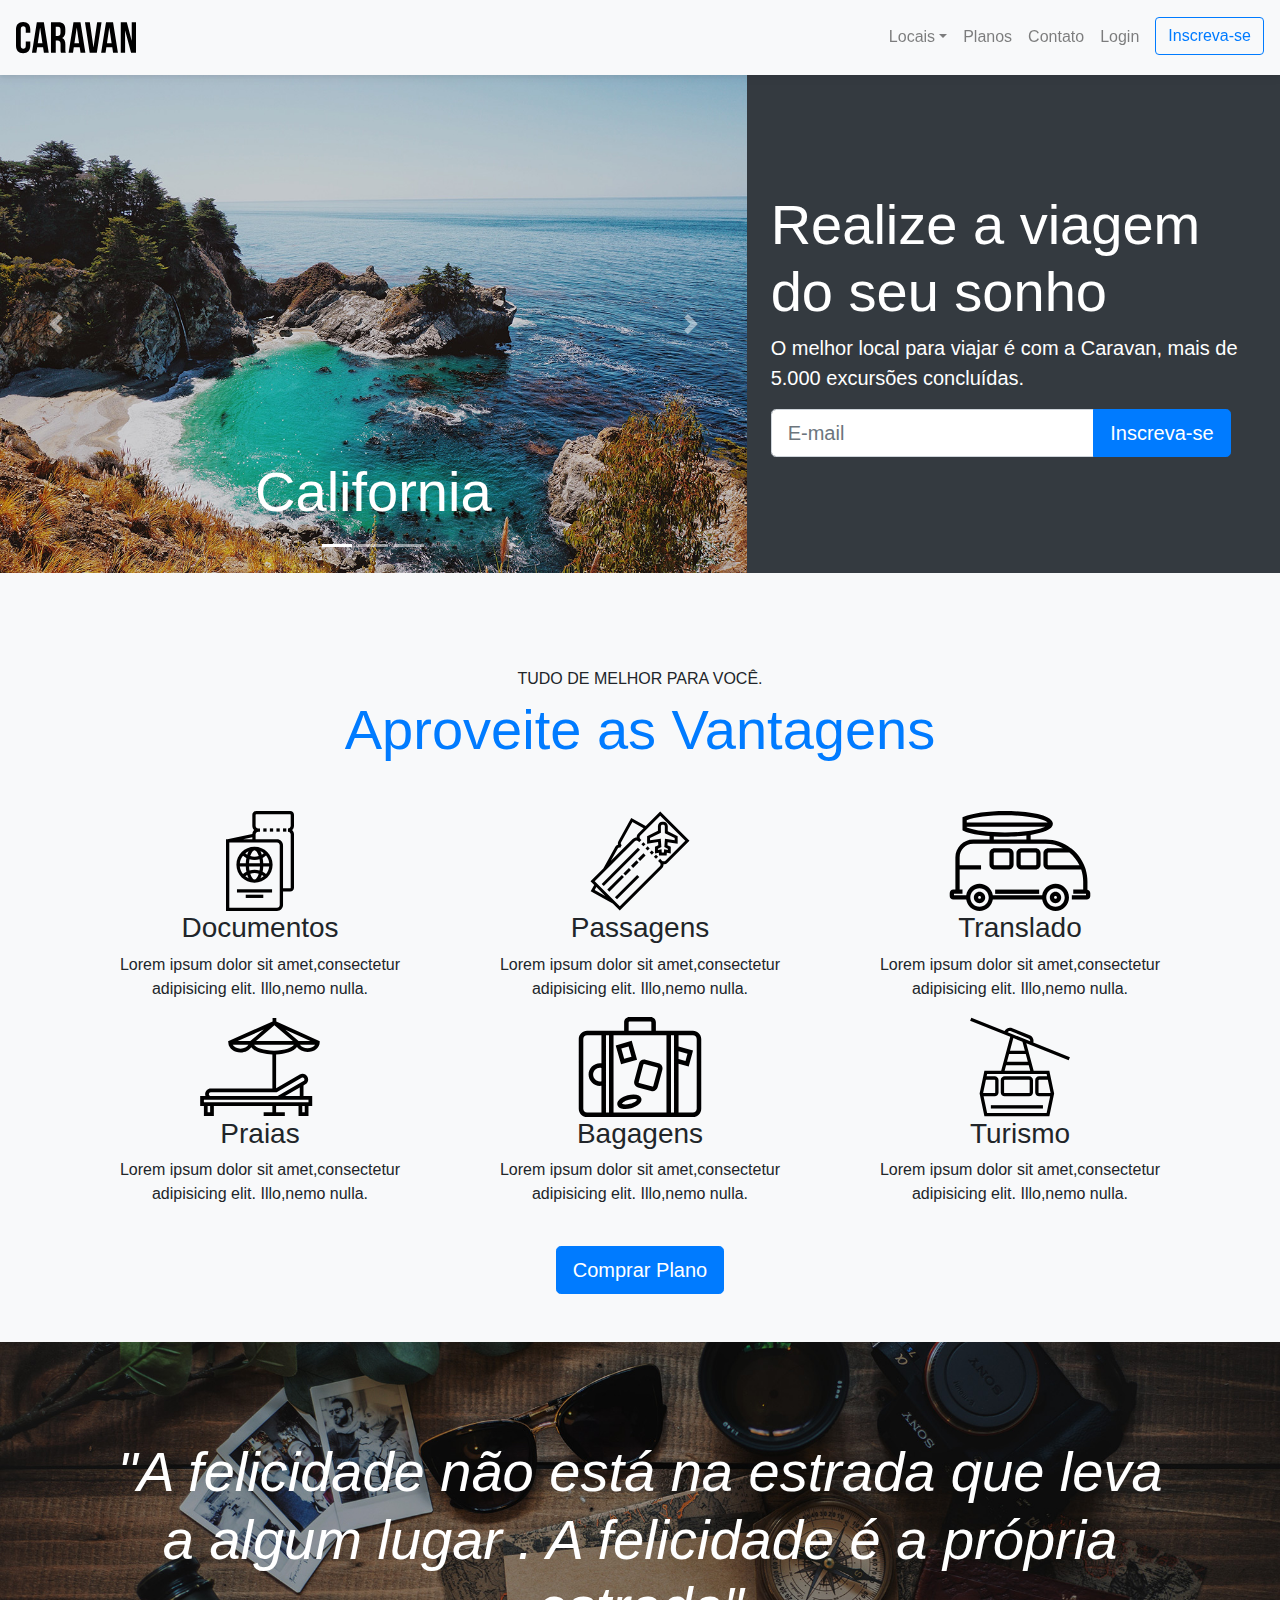
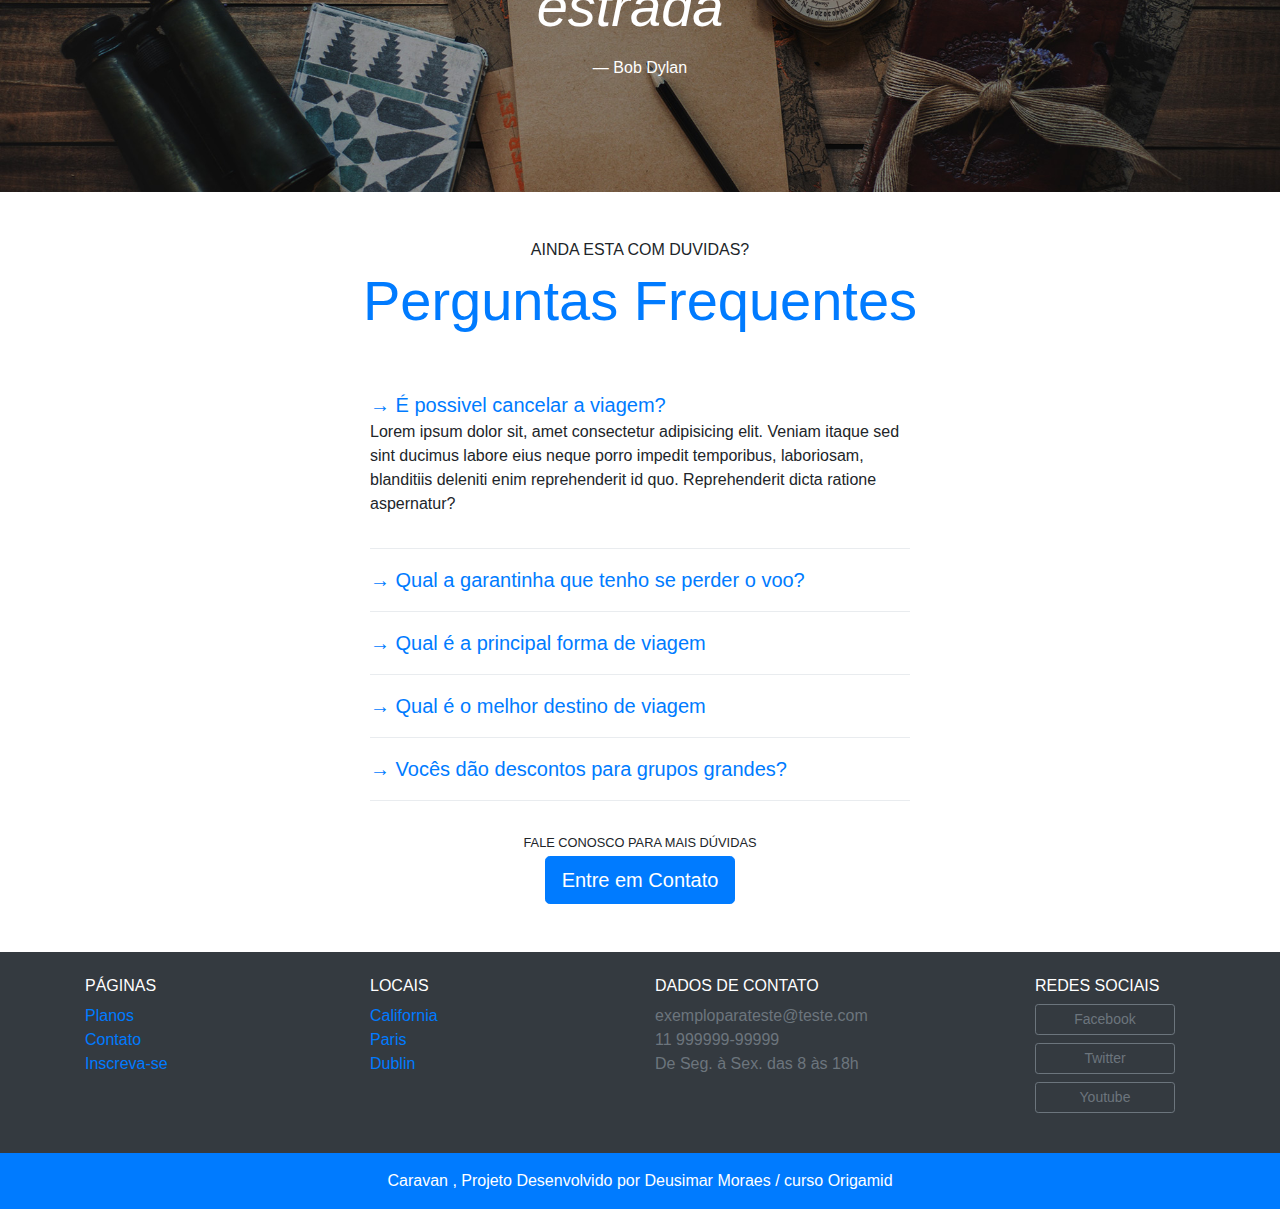
<file: index.html>
<!DOCTYPE html>
<html lang="pt-BR">

<head>
  <meta charset="UTF-8">
  <meta http-equiv="X-UA-Compatible" content="IE=edge">
  <meta name="viewport" content="width=device-width, initial-scale=1.0">
  <link rel="stylesheet" href="./assets/css/bootstrap-css/bootstrap.css">
  <link rel="stylesheet" href="./assets/css/style.css">
  <title>Caravan</title>
</head>

<body>
<div class="modal fade" id="modalLogin" tabindex="-1" role="dialog" aria-labelledby="modalLoginTitulo" aria-hidden="true">
  <div class="modal-dialog" role="document">
    <div class="modal-content">
      <div class="modal-header">
        <h5 class="modal-title" id="modalLoginTitulo">Entre na sua Conta</h5>
        <button type="button" class="close" data-dismiss="modal" aria-label="Fechar">
          <span aria-hidden="true">&times;</span>
        </button>
      </div>
      <div class="modal-body">
        <form class="form-inline">
          
  <div class="form-group mb-2">
    <label for="staticEmail2" class="sr-only">Email</label>
    <input type="text" readonly class="form-control-plaintext" id="staticEmail2" value="email@exemplo.com">
  </div>
  <div class="form-group mx-sm-3 mb-2">
    <label for="inputPassword2" class="sr-only">Senha</label>
    <input type="password" class="form-control" id="inputPassword2" placeholder="Senha">
  </div>
  <button type="submit" class="btn btn-primary mb-2">Confirmar identidade</button>
</form>
        <form>
          <div class="form-group ">
            <label  for="loginEmail">Email</label>
            <input type="email" class="form-control" id="loginEmail">
          </div>
          <div class="form-group">
            <label for="loginSenha">Senha</label>
            <input type="password" class="form-control" id="loginSenha">
          </div>
          <button type="submit" class="btn btn-primary">Entrar na Conta</button>
          <small  class="form-text text-muted">Esqueceu a Senha ? <a href="#">Clique aqui.</a></small>
        </form>
      </div>
    </div>
  </div>
</div>
  <nav class="navbar navbar-expand-md navbar-light bg-light fixed-top py-3 box-shadow">
    <a href="index.html" class="navbar-brand">
      <img src="./assets/img/caravan.svg" alt="Caravan">
    </a>
    <button class="navbar-toggler" type="button" data-toggle="collapse" data-target="#conteudoNavbarSuportado" aria-controls="conteudoNavbarSuportado" aria-expanded="false" aria-label="Abrir navegação">
      <span class="navbar-toggler-icon"></span>
    </button>
    <div class="collapse navbar-collapse" id="conteudoNavbarSuportado">
      <ul class="navbar-nav ml-auto">
        <li class="nav-item dropdown">
          <a href="#" class="nav-link dropdown-toggle " id="navbarDropdown" role="button" data-toggle="dropdown" aria-haspopup="true" aria-expanded="false">Locais</a>
          <div class="dropdown-menu" area-labelledby="navbarDropdown">
            <a class="dropdown-item" href="local.html">California</a>
            <a class="dropdown-item" href="local.html">Paris</a>
            <a class="dropdown-item" href="local.html">Dublin</a>
          </div>
        </li>
        <li class="nav-item">
          <a href="planos.html" class="nav-link">Planos</a>
        </li>
        <li class="nav-item">
          <a href="contato.html" class="nav-link">Contato</a>
        </li>
        <li class="nav-item">
          <a href="#" class="nav-link"data-toggle="modal" data-target="#modalLogin">Login</a>
        </li>
        <li class="nav-item">
          <a href="inscricao.html" class=" btn btn-outline-primary ml-md-2">Inscreva-se</a>
        </li>
      </ul>
    </div>
  </nav>
  <section class="container-fluid ">
    <div class="row bg-dark text-white">
      <div class="col-lg-7 p-0 ">
        <div id="carouselCidades" class="carousel slide" data-ride="carousel">
          <ol class="carousel-indicators">
            <li data-target="#carouselCidades" data-slide-to="0" class="active"></li>
            <li data-target="#carouselCidades" data-slide-to="1"></li>
            <li data-target="#carouselCidades" data-slide-to="2"></li>
          </ol>
          <div class="carousel-inner">
            <div class="carousel-item active">
              <img class="d-block w-100" src="./assets/img/california.jpg" alt="California">
              <div class="carousel-caption">
                <h3 class="display-4">California</h3>
              </div>
            </div>
            <div class="carousel-item">
              <img class="d-block w-100" src="./assets/img/paris.jpg" alt="Paris">
              <div class="carousel-caption">
                <h3 class="display-4">Paris</h3>
              </div>
            </div>
            <div class="carousel-item">
              <img class="d-block w-100" src="./assets/img/dublin.jpg" alt="Dublin">
              <div class="carousel-caption">
                <h3 class="display-4">Dublin</h3>
              </div>
            </div>
          </div>
          <a class="carousel-control-prev" href="#carouselCidades" role="button" data-slide="prev">
            <span class="carousel-control-prev-icon" aria-hidden="true"></span>
            <span class="sr-only">Anterior</span>
          </a>
          <a class="carousel-control-next" href="#carouselCidades" role="button" data-slide="next">
            <span class="carousel-control-next-icon" aria-hidden="true"></span>
            <span class="sr-only">Próximo</span>
          </a>
        </div>
      </div>
      <div class="col-lg-5 p-4 align-self-center ">
        <h1 class="display-4 ">Realize a viagem do seu sonho</h1>
        <p class="lead">O melhor local para viajar é com a Caravan, mais de 5.000 excursões concluídas.</p>
        <form>
          <div class="input-group input-group-lg">
            <input type="text" class="form-control col-sm-8" placeholder="E-mail" aria-label="E-mail" aria-describedby="button-addon2">
            <div class="input-group-append">
              <button class="btn btn-primary" type="button" id="button-addon2">Inscreva-se</button>
            </div>
        </form>
      </div>
    </div>
  </section>
  <section class="py-5 bg-light text-center">
    <div class="container">
      <div class="my-5">
        <span class="h6 d-block">TUDO DE MELHOR PARA VOCÊ.</span>
        <h2 class="display-4 text-primary">Aproveite as Vantagens</h2>
      </div>
      <div class="row">
        <div class="col-xl-4 col-md-6">
          <div class="icone d-flex justfy-content-center ">
            <img src="./assets/img/icones/passaporte.svg" alt="Passaporte">
          </div>
          <h3>Documentos</h3>
          <p>Lorem ipsum dolor sit amet,consectetur adipisicing elit. Illo,nemo nulla.</p>
        </div>
        <div class="col-xl-4 col-md-6">
          <div class="icone d-flex justfy-content-center">
            <img src="./assets/img/icones/passagens.svg" alt="Passagens">
          </div>
          <h3>Passagens</h3>
          <p>Lorem ipsum dolor sit amet,consectetur adipisicing elit. Illo,nemo nulla.</p>
        </div>
        <div class="col-xl-4 col-md-6">
          <div class="icone d-flex justfy-content-center">
            <img src="./assets/img/icones/translado.svg" alt="Passaporte">
          </div>
          <h3>Translado</h3>
          <p>Lorem ipsum dolor sit amet,consectetur adipisicing elit. Illo,nemo nulla.</p>
        </div>
        <div class="col-xl-4 col-md-6">
          <div class="icone d-flex justfy-content-center">
            <img src="./assets/img/icones/praias.svg" alt="Praias">
          </div>
          <h3>Praias</h3>
          <p>Lorem ipsum dolor sit amet,consectetur adipisicing elit. Illo,nemo nulla.</p>
        </div>
        <div class="col-xl-4 col-md-6">
          <div class="icone d-flex justfy-content-center">
            <img src="./assets/img/icones/bagagens.svg" alt="Bagagens">
          </div>
          <h3>Bagagens</h3>
          <p>Lorem ipsum dolor sit amet,consectetur adipisicing elit. Illo,nemo nulla.</p>
        </div>
        <div class="col-xl-4 col-md-6">
          <div class="icone d-flex justfy-content-center">
            <img src="./assets/img/icones/turismo.svg" alt="Turismo">
          </div>
          <h3>Turismo</h3>
          <p>Lorem ipsum dolor sit amet,consectetur adipisicing elit. Illo,nemo nulla.</p>
        </div>
      </div>
      <a href="planos.html" class="btn btn-primary btn-lg mt-4">Comprar Plano</a>
    </div>
  </section>
  <section class="home-quote p-md-5">
    <blockquote class="blockquote text-center text-white p-md-5 p-3">
      <p class="display-4"><em>"A felicidade não está na estrada que leva a algum lugar . A felicidade é a própria estrada"</em></p>
      <footer class="blockquote-footer text-white">Bob Dylan</footer>
    </blockquote>
  </section>
  <section class="container">
    <div class="my-5 text-center">
      <span class="h6 d-block">AINDA ESTA COM DUVIDAS?</span>
      <h2 class="display-4 text-primary">Perguntas Frequentes</h2>
    </div>
    <div class="row duvidas">
      <div class="col-md-6 .duvidas" id="perguntasFrequentes" data-children=".pergunta">
        <div class="pergunta py-2">
          <a class="lead" data-toggle="collapse" href="#pergunta1" aria-expanded="true" aria-controls="pergunta1">→ É possivel cancelar a viagem?</a>
          <div id="pergunta1" class="collapse show" role="tabpanel" data-parent="#perguntasFrequentes">
            <p>Lorem ipsum dolor sit, amet consectetur adipisicing elit. Veniam itaque sed sint ducimus labore eius neque porro impedit temporibus, laboriosam, blanditiis deleniti enim reprehenderit id quo. Reprehenderit dicta ratione aspernatur?</p>
          </div>
        </div>
        <div class="dropdown-divider"></div>
        <div class="pergunta py-2">
          <a class="lead" data-toggle="collapse" href="#pergunta2" aria-expanded="true" aria-controls="pergunta2">→ Qual a garantinha que tenho se perder o voo?</a>
          <div id="pergunta2" class="collapse" role="tabpanel" data-parent="#perguntasFrequentes">
            <p>Lorem ipsum dolor sit, amet consectetur adipisicing elit. Veniam itaque sed sint ducimus labore eius neque porro impedit temporibus, laboriosam, blanditiis deleniti enim reprehenderit id quo. Reprehenderit dicta ratione aspernatur?</p>
          </div>
        </div>
        <div class="dropdown-divider"></div>
        <div class="pergunta py-2">
          <a class="lead" data-toggle="collapse" href="#pergunta3" aria-expanded="true" aria-controls="pergunta3">→ Qual é a principal forma de viagem</a>
          <div id="pergunta3" class="collapse" role="tabpanel" data-parent="#perguntasFrequentes">
            <p>Lorem ipsum dolor sit, amet consectetur adipisicing elit. Veniam itaque sed sint ducimus labore eius neque porro impedit temporibus, laboriosam, blanditiis deleniti enim reprehenderit id quo. Reprehenderit dicta ratione aspernatur?</p>
          </div>
        </div>
        <div class="dropdown-divider"></div>
        <div class="pergunta py-2">
          <a class="lead" data-toggle="collapse" href="#pergunta4" aria-expanded="true" aria-controls="pergunta4">→ Qual é o melhor destino de viagem</a>
          <div id="pergunta4" class="collapse" role="tabpanel" data-parent="#perguntasFrequentes">
            <p>Lorem ipsum dolor sit, amet consectetur adipisicing elit. Veniam itaque sed sint ducimus labore eius neque porro impedit temporibus, laboriosam, blanditiis deleniti enim reprehenderit id quo. Reprehenderit dicta ratione aspernatur?</p>
          </div>
        </div>
        <div class="dropdown-divider"></div>
        <div class="pergunta py-2">
          <a class="lead" data-toggle="collapse" href="#pergunta5" aria-expanded="true" aria-controls="pergunta5">→ Vocês dão descontos para grupos grandes?</a>
          <div id="pergunta5" class="collapse" role="tabpanel" data-parent="#perguntasFrequentes">
            <p>Lorem ipsum dolor sit, amet consectetur adipisicing elit. Veniam itaque sed sint ducimus labore eius neque porro impedit temporibus, laboriosam, blanditiis deleniti enim reprehenderit id quo. Reprehenderit dicta ratione aspernatur?</p>
          </div>
        </div>
        <div class="dropdown-divider"></div>
      </div>
    </div>
    <div class="text-center my-4">
      <p class="small m-1">FALE CONOSCO PARA MAIS DÚVIDAS</p>
      <a class="btn btn-primary btn-lg" href="contato.html">Entre em Contato</a>
    </div>
  </section>
  <footer class="bg-dark text-white mt-5">
    <div class="container py-4">
      <div class="row">
        <div class="col-md-3 col-6">
          <h4 class="h6">PÁGINAS</h4>
          <ul class="list-unstyled">
            <li><a href="planos.html">Planos</a></li>
            <li><a href="contato.html">Contato</a></li>
            <li><a href="inscricao.html">Inscreva-se</a></li>
          </ul>
        </div>
        <div class="col-md-3 col-6">
          <h4 class="h6">LOCAIS</h4>
          <ul class="list-unstyled">
            <li><a href="local.html">California</a></li>
            <li><a href="local.html">Paris</a></li>
            <li><a href="local.html">Dublin</a></li>
          </ul>
        </div>
        <div class="col-md-4 ">
          <h4 class="h6">DADOS DE CONTATO</h4>
          <ul class="list-unstyled text-secondary">
            <li>exemploparateste@teste.com</li>
            <li>11 999999-99999</li>
            <li>De Seg. à Sex. das 8 às 18h</li>
          </ul>
        </div>
        <div class="col-md-2 col-6">
          <h4 class="h6">REDES SOCIAIS</h4>
          <ul class="list-unstyled">
            <li>
              <a class="btn btn-outline-secondary btn-style btn-sm btn-block mb-2" href="#">Facebook</a>
            </li>
            <li>
              <a class="btn btn-outline-secondary btn-block btn-style btn-sm mb-2" href="#">Twitter</a>
            </li>
            <li>
              <a class="btn btn-outline-secondary btn-block btn-style btn-sm  mb-2" href="#">Youtube</a>
            </li>
          </ul>
        </div>
      </div>
    </div>
    <div class="bg-primary text-center py-3">
      <p class="mb-0">Caravan , Projeto Desenvolvido por Deusimar Moraes / curso Origamid</p>
    </div>
  </footer>
  <script src="./assets/js/jquery-3.3.1.slim.min.js"></script>
  <script src="./assets/js/popper.min.js"></script>
  <script type="text/javascript" src="./assets/js/bootstrap-js/bootstrap.js"></script>
</body>
</html>
</file>
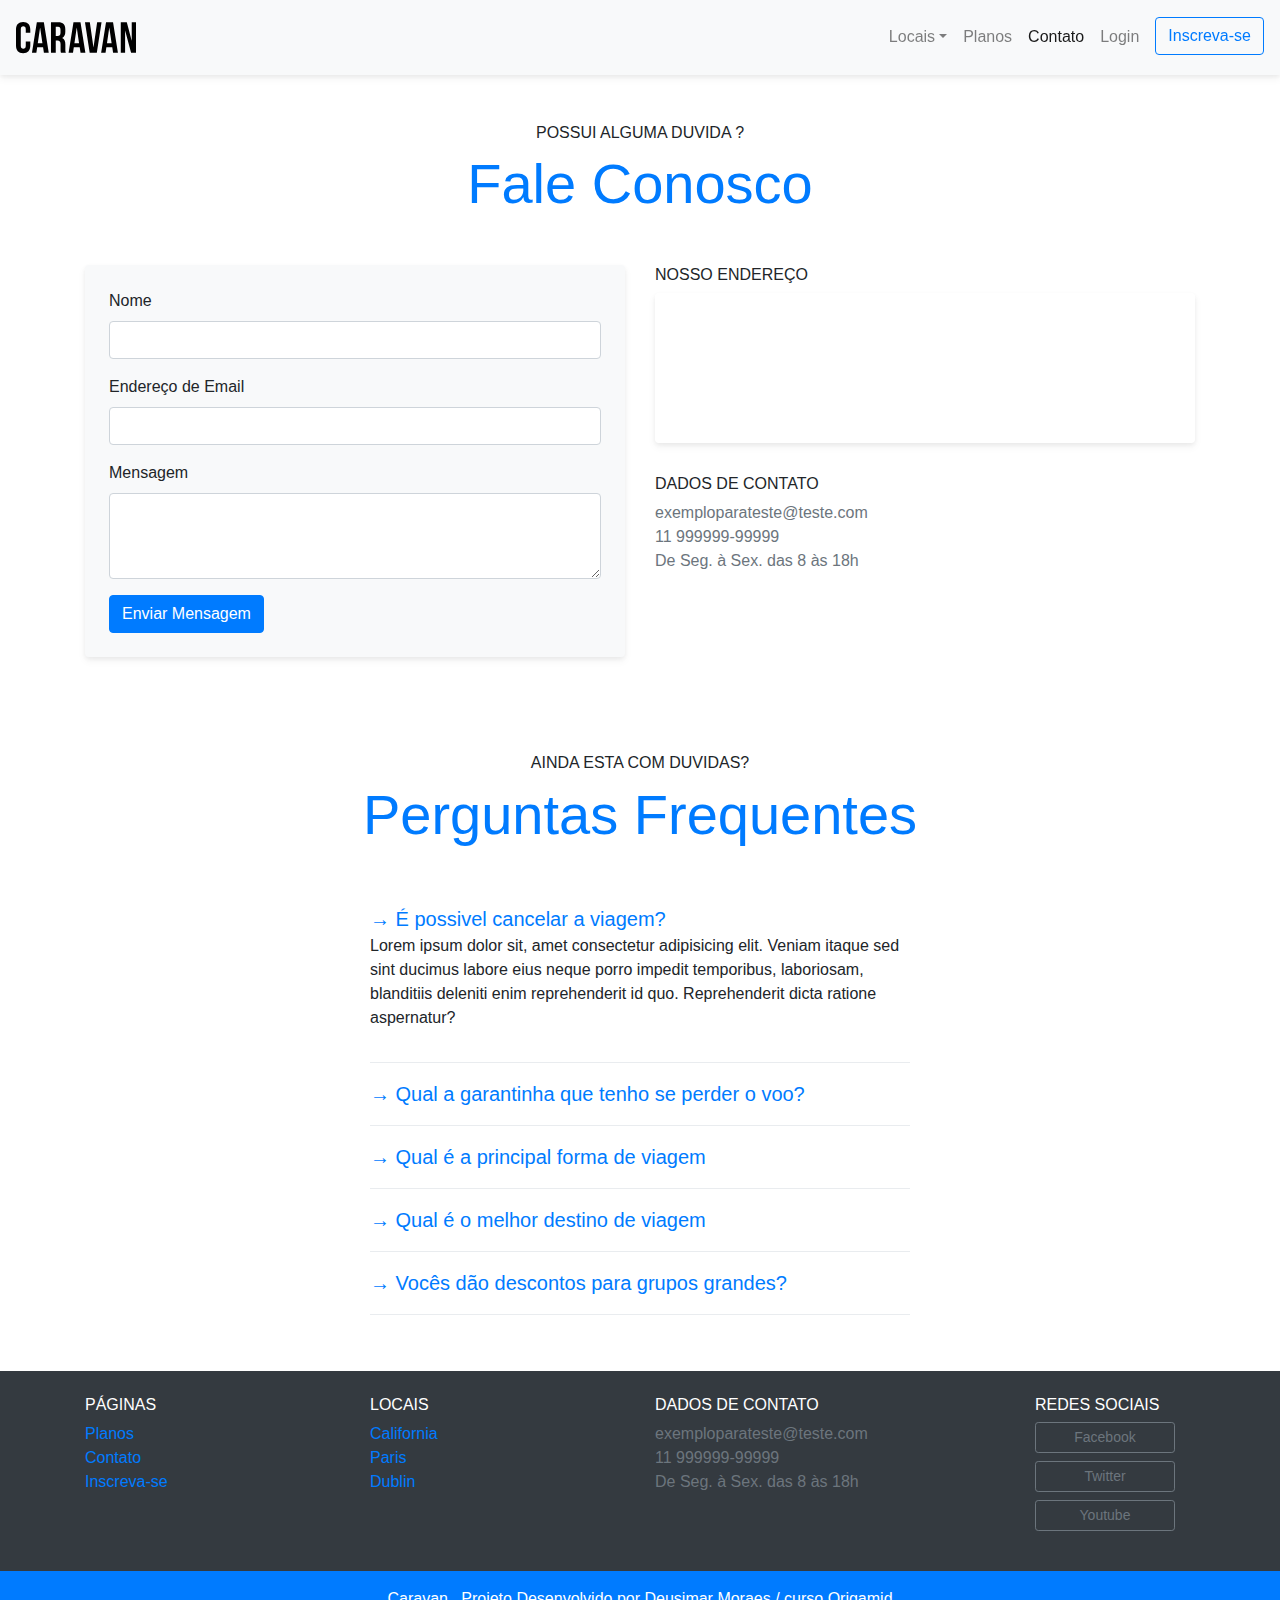
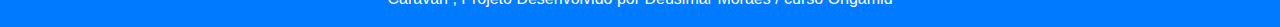
<file: contato.html>
<!DOCTYPE html>
<html lang="pt-BR">

<head>
  <meta charset="UTF-8">
  <meta http-equiv="X-UA-Compatible" content="IE=edge">
  <meta name="viewport" content="width=device-width, initial-scale=1.0">
  <link rel="stylesheet" href="./assets/css/bootstrap-css/bootstrap.css">
  <link rel="stylesheet" href="./assets/css/style.css">
  <title>Caravan contato</title>
</head>

<body>
  <!-- MODAL -->

<div class="modal fade" id="modalLogin" tabindex="-1" role="dialog" aria-labelledby="modalLoginTitulo" aria-hidden="true">
  <div class="modal-dialog" role="document">
    <div class="modal-content">
      <div class="modal-header">
        <h5 class="modal-title" id="modalLoginTitulo">Entre na sua Conta</h5>
        <button type="button" class="close" data-dismiss="modal" aria-label="Fechar">
          <span aria-hidden="true">&times;</span>
        </button>
      </div>
      <div class="modal-body">
        <form>
          <div class="form-group">
            <label for="loginEmail">Email</label>
            <input type="email" class="form-control" id="loginEmail">
          </div>
          <div class="form-group">
            <label for="loginSenha">Senha</label>
            <input type="password" class="form-control" id="loginSenha">
          </div>
          <button type="submit" class="btn btn-primary">Entrar na Conta</button>
          <small  class="form-text text-muted">Esqueceu a Senha ? <a href="#">Clique aqui.</a></small>
        </form>
      </div>
    </div>
  </div>
</div>
<!-- FECHA MODAL -->

  <nav class="navbar navbar-expand-md navbar-light bg-light fixed-top py-3 box-shadow">
    <a href="index.html" class="navbar-brand">
      <img src="./assets/img/caravan.svg" alt="Caravan">
    </a>
    <button class="navbar-toggler" type="button" data-toggle="collapse" data-target="#conteudoNavbarSuportado" aria-controls="conteudoNavbarSuportado" aria-expanded="false" aria-label="Abrir navegação">
      <span class="navbar-toggler-icon"></span>
    </button>
    <div class="collapse navbar-collapse" id="conteudoNavbarSuportado">
      <ul class="navbar-nav ml-auto">
        <li class="nav-item dropdown">
          <a href="#" class="nav-link dropdown-toggle " id="navbarDropdown" role="button" data-toggle="dropdown" aria-haspopup="true" aria-expanded="false">Locais</a>
          <div class="dropdown-menu" area-labelledby="navbarDropdown">
            <a class="dropdown-item" href="local.html">California</a>
            <a class="dropdown-item" href="local.html">Paris</a>
            <a class="dropdown-item" href="local.html">Dublin</a>
          </div>
        </li>
        <li class="nav-item">
          <a href="planos.html" class="nav-link">Planos</a>
        </li>
        <li class="nav-item">
          <a href="contato.html" class="nav-link active">Contato</a>
        </li>
        <li class="nav-item">
          <a href="#" class="nav-link"data-toggle="modal" data-target="#modalLogin">Login</a>
        </li>
        <li class="nav-item">
          <a href="inscricao.html" class=" btn btn-outline-primary ml-md-2">Inscreva-se</a>
        </li>
      </ul>
    </div>
  </nav>
  <section class="container">
    <div class="my-5 text-center">
      <span class="h6 d-block">POSSUI ALGUMA DUVIDA ?</span>
      <h1 class="display-4 text-primary">Fale Conosco</h1>
    </div>
    <div class="row">
      <div class="col-lg mb-5">
        <form class="bg-light rounded p-4 box-shadow" action="">
          <div class="form-group">
            <label for="clienteNome">Nome</label>
            <input type="text" class="form-control" id="clienteNome">
          </div>
            <div class="form-group">
              <label for="clienteEmail">Endereço de Email</label>
              <input type="email" class="form-control" id="clienteEmail">
            </div>
            <div class="form-group">
              <label for="clienteMensagem">Mensagem</label>
              <textarea class="form-control" id="clienteMensagem" rows="3"></textarea>
            </div>
            <button type="submit" class="btn btn-primary">Enviar Mensagem</button>
        </form>
      </div>
      <div class="col-lg">
        <h2 class="h6">NOSSO ENDEREÇO</h2>
        <iframe class="img-fluid box-shadow rounded mb-4" src="https://www.google.com/maps/embed?pb=!1m18!1m12!1m3!1d29278.619096247457!2d-46.547562151901495!3d-23.46669005637665!2m3!1f0!2f0!3f0!3m2!1i1024!2i768!4f13.1!3m3!1m2!1s0x94cef55c7c86048d%3A0xb46307dc4ad8b735!2sCentro%2C%20Guarulhos%20-%20SP!5e0!3m2!1spt-BR!2sbr!4v1628093085386!5m2!1spt-BR!2sbr" width="800" height="200" style="border:0;" allowfullscreen="Endereço" loading="lazy"></iframe>
        <h2 class="h6">DADOS DE CONTATO</h2>
          <ul class="list-unstyled text-secondary">
            <li>exemploparateste@teste.com</li>
            <li>11 999999-99999</li>
            <li>De Seg. à Sex. das 8 às 18h</li>
          </ul>
          
      </div>
    </div>
  </section>
  <section class="container">
    <div class="my-5 text-center">
      <span class="h6 d-block">AINDA ESTA COM DUVIDAS?</span>
      <h2 class="display-4 text-primary">Perguntas Frequentes</h2>
    </div>
    <div class="row duvidas">
      <div class="col-md-6 .duvidas" id="perguntasFrequentes" data-children=".pergunta">
        <div class="pergunta py-2">
          <a class="lead" data-toggle="collapse" href="#pergunta1" aria-expanded="true" aria-controls="pergunta1">→ É possivel cancelar a viagem?</a>
          <div id="pergunta1" class="collapse show" role="tabpanel" data-parent="#perguntasFrequentes">
            <p>Lorem ipsum dolor sit, amet consectetur adipisicing elit. Veniam itaque sed sint ducimus labore eius neque porro impedit temporibus, laboriosam, blanditiis deleniti enim reprehenderit id quo. Reprehenderit dicta ratione aspernatur?</p>
          </div>
        </div>
        <div class="dropdown-divider"></div>
        <div class="pergunta py-2">
          <a class="lead" data-toggle="collapse" href="#pergunta2" aria-expanded="true" aria-controls="pergunta2">→ Qual a garantinha que tenho se perder o voo?</a>
          <div id="pergunta2" class="collapse" role="tabpanel" data-parent="#perguntasFrequentes">
            <p>Lorem ipsum dolor sit, amet consectetur adipisicing elit. Veniam itaque sed sint ducimus labore eius neque porro impedit temporibus, laboriosam, blanditiis deleniti enim reprehenderit id quo. Reprehenderit dicta ratione aspernatur?</p>
          </div>
        </div>
        <div class="dropdown-divider"></div>
        <div class="pergunta py-2">
          <a class="lead" data-toggle="collapse" href="#pergunta3" aria-expanded="true" aria-controls="pergunta3">→ Qual é a principal forma de viagem</a>
          <div id="pergunta3" class="collapse" role="tabpanel" data-parent="#perguntasFrequentes">
            <p>Lorem ipsum dolor sit, amet consectetur adipisicing elit. Veniam itaque sed sint ducimus labore eius neque porro impedit temporibus, laboriosam, blanditiis deleniti enim reprehenderit id quo. Reprehenderit dicta ratione aspernatur?</p>
          </div>
        </div>
        <div class="dropdown-divider"></div>
        <div class="pergunta py-2">
          <a class="lead" data-toggle="collapse" href="#pergunta4" aria-expanded="true" aria-controls="pergunta4">→ Qual é o melhor destino de viagem</a>
          <div id="pergunta4" class="collapse" role="tabpanel" data-parent="#perguntasFrequentes">
            <p>Lorem ipsum dolor sit, amet consectetur adipisicing elit. Veniam itaque sed sint ducimus labore eius neque porro impedit temporibus, laboriosam, blanditiis deleniti enim reprehenderit id quo. Reprehenderit dicta ratione aspernatur?</p>
          </div>
        </div>
        <div class="dropdown-divider"></div>
        <div class="pergunta py-2">
          <a class="lead" data-toggle="collapse" href="#pergunta5" aria-expanded="true" aria-controls="pergunta5">→ Vocês dão descontos para grupos grandes?</a>
          <div id="pergunta5" class="collapse" role="tabpanel" data-parent="#perguntasFrequentes">
            <p>Lorem ipsum dolor sit, amet consectetur adipisicing elit. Veniam itaque sed sint ducimus labore eius neque porro impedit temporibus, laboriosam, blanditiis deleniti enim reprehenderit id quo. Reprehenderit dicta ratione aspernatur?</p>
          </div>
        </div>
        <div class="dropdown-divider"></div>
      </div>
    </div>
  </section>
  <footer class="bg-dark text-white mt-5">
    <div class="container py-4">
      <div class="row">
        <div class="col-md-3 col-6">
          <h4 class="h6">PÁGINAS</h4>
          <ul class="list-unstyled">
            <li><a href="planos.html">Planos</a></li>
            <li><a href="contato.html">Contato</a></li>
            <li><a href="inscricao.html">Inscreva-se</a></li>
          </ul>
        </div>
        <div class="col-md-3 col-6">
          <h4 class="h6">LOCAIS</h4>
          <ul class="list-unstyled">
            <li><a href="local.html">California</a></li>
            <li><a href="local.html">Paris</a></li>
            <li><a href="local.html">Dublin</a></li>
          </ul>
        </div>
        <div class="col-md-4 ">
          <h4 class="h6">DADOS DE CONTATO</h4>
          <ul class="list-unstyled text-secondary">
            <li>exemploparateste@teste.com</li>
            <li>11 999999-99999</li>
            <li>De Seg. à Sex. das 8 às 18h</li>
          </ul>
        </div>
        <div class="col-md-2 col-6">
          <h4 class="h6">REDES SOCIAIS</h4>
          <ul class="list-unstyled">
            <li>
              <a class="btn btn-outline-secondary btn-style btn-sm btn-block mb-2" href="#">Facebook</a>
            </li>
            <li>
              <a class="btn btn-outline-secondary btn-block btn-style btn-sm mb-2" href="#">Twitter</a>
            </li>
            <li>
              <a class="btn btn-outline-secondary btn-block btn-style btn-sm  mb-2" href="#">Youtube</a>
            </li>
          </ul>
        </div>
      </div>
    </div>
    <div class="bg-primary text-center py-3">
      <p class="mb-0">Caravan , Projeto Desenvolvido por Deusimar Moraes / curso Origamid</p>
    </div>
  </footer>





















































































  <script src="./assets/js/jquery-3.3.1.slim.min.js"></script>
  <script src="./assets/js/popper.min.js"></script>
  <script type="text/javascript" src="./assets/js/bootstrap-js/bootstrap.js"></script>
</body>

</html>
</file>
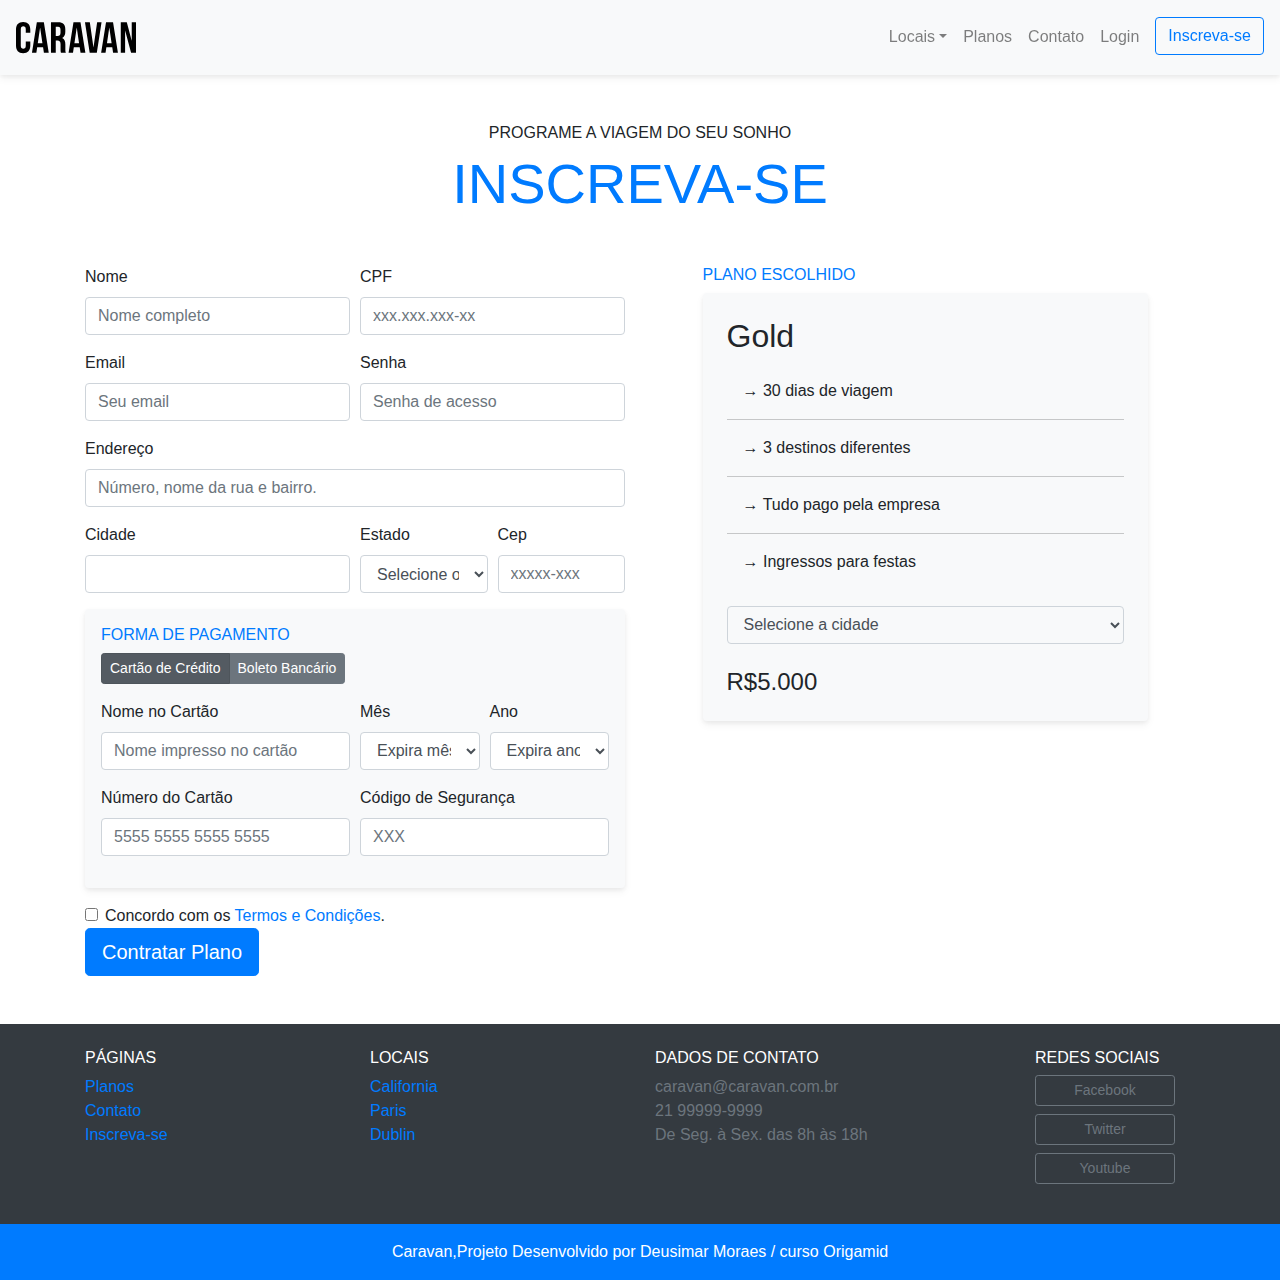
<file: inscricao.html>
<!DOCTYPE html>
<html>
  <head>
    <title>Caravan - Inscricao</title>
    
    <meta charset="utf-8">
    <meta name="viewport" content="width=device-width, initial-scale=1, shrink-to-fit=no">
    <link rel="stylesheet" href="./assets/css/bootstrap-css/bootstrap.css">
    <link rel="stylesheet" href="./assets/css/style.css">
  </head>
  <body>
   
<!--  Modal   -->
    <div class="modal fade" id="modalLogin" tabindex="-1" role="dialog" aria-labelledby="modalLoginTitulo" aria-hidden="true">
      <div class="modal-dialog" role="document">
        <div class="modal-content">
          <div class="modal-header">
            <h5 class="modal-title" id="modalLoginTitulo">Entre na Sua Conta</h5>
            <button type="button" class="close" data-dismiss="modal" aria-label="Close">
              <span aria-hidden="true">&times;</span>
            </button>
          </div>
          <div class="modal-body">
            <form>
              <div class="form-group">
                <label for="loginEmail">Email</label>
                <input type="email" class="form-control" id="loginEmail">
              </div>
              <div class="form-group">
                <label for="loginSenha">Senha</label>
                <input type="password" class="form-control" id="loginSenha">
              </div>
              <button type="submit" class="btn btn-primary">Entrar na Conta</button>
              <small class="form-text text-muted">Esqueceu a senha? <a href="#">Clique aqui</a>.</small>
            </form>
          </div>
        </div>
      </div>
    </div>
<!-- Fecha Modal  -->
    
    <nav class="navbar navbar-expand-md navbar-light bg-light fixed-top py-3 box-shadow">
      <a href="index.html" class="navbar-brand">
        <img src="./assets/img/caravan.svg" alt="Caravan">
      </a>
      
      <button class="navbar-toggler" type="button" data-toggle="collapse" data-target="#navbarSupportedContent" aria-controls="navbarSupportedContent" aria-expanded="false" aria-label="Abrir Navegação">
        <span class="navbar-toggler-icon"></span>
      </button>
      
      <div class="collapse navbar-collapse" id="navbarSupportedContent">
        <ul class="navbar-nav ml-auto">
          <li class="nav-item dropdown">
            <a class="nav-link dropdown-toggle" href="#" id="navbarDropdown" role="button" data-toggle="dropdown" aria-haspopup="true" aria-expanded="false">Locais</a>
            <div class="dropdown-menu" aria-labelledby="navbarDropdown">
              <a class="dropdown-item" href="local.html">California</a>
              <a class="dropdown-item" href="local.html">Paris</a>
              <a class="dropdown-item" href="local.html">Dublin</a>
            </div>
          </li>
          <li class="nav-item">
            <a class="nav-link" href="planos.html">Planos</a>
          </li>
          <li class="nav-item">
            <a class="nav-link" href="contato.html">Contato</a>
          </li>
          <li class="nav-item">
            <a class="nav-link" href="#" data-toggle="modal" data-target="#modalLogin">Login</a>
          </li>
          <li class="nav-item">
            <a class="btn btn-outline-primary ml-md-2" href="inscricao.html">Inscreva-se</a>
          </li>
        </ul>
      </div>
    </nav>
    
    <section class="container">
      <div class="my-5 text-center">
        <span class="h6 d-block">PROGRAME A VIAGEM DO SEU SONHO</span>
        <h1 class="display-4 text-primary">INSCREVA-SE</h1>
      </div>
      <div class="row">
        <form class="col-lg-6" action="">
          <div class="form-row">
            <div class="form-group col-md-6">
              <label for="inputNome">Nome</label>
              <input type="text" class="form-control" id="inputNome" placeholder="Nome completo">
            </div>
            <div class="form-group col-md-6">
              <label for="inputCPF">CPF</label>
              <input type="text" class="form-control" id="inputCPF" placeholder="xxx.xxx.xxx-xx">
            </div>
            <div class="form-group col-md-6">
              <label for="inputEmail">Email</label>
              <input type="email" class="form-control" id="inputEmail" placeholder="Seu email">
            </div>
            <div class="form-group col-md-6">
              <label for="inputSenha">Senha</label>
              <input type="password" class="form-control" id="inputSenha" placeholder="Senha de acesso">
            </div>
            <div class="form-group col-12">
              <label for="inputEndereco">Endereço</label>
              <input type="text" class="form-control" id="inputEndereco" placeholder="Número, nome da rua e bairro.">
            </div>
            <div class="form-group col-md-6">
              <label for="inputCidade">Cidade</label>
              <input type="text" class="form-control" id="inputCidade">
            </div>
            <div class="form-group col-md-3 col-6">
              <label for="inputCidade">Estado</label>
              <select id="inputCidade" class="form-control">
                <option>Selecione o Estado</option>
                <option>Rio de Janeiro</option>
                <option>São Paulo</option>
                <option>Paraná</option>
                <option>Ceará</option>
                <option>Acre</option>
              </select>
            </div>
            <div class="form-group col-md-3 col-6">
              <label for="inputCidade">Cep</label>
              <input type="text" class="form-control" id="inputCidade" placeholder="xxxxx-xxx">
            </div>
          </div>
          <div class="bg-light rounded box-shadow p-3 form-group">
            <h2 class="h6 text-primary">FORMA DE PAGAMENTO</h2>
            <nav class="nav btn-group mb-3" id="formaPagamento" role="tablist">
              <button type="button" class="btn btn-secondary active btn-sm" id="nav-cartao-tab" data-toggle="tab" href="#nav-cartao" role="tab" aria-controls="nav-cartao" aria-selected="true">Cartão de Crédito</button>
              <button type="button" class="btn btn-secondary btn-sm" id="nav-boleto-tab" data-toggle="tab" href="#nav-boleto" role="tab" aria-controls="nav-boleto" aria-selected="false">Boleto Bancário</button>
            </nav>
            <div class="tab-content" id="formaPagamentoConteudo">
              <div class="tab-pane fade show active" id="nav-cartao" role="tabpanel" aria-labelledby="nav-cartao-tab">
                <div class="form-row">
                  <div class="form-group col-md-6">
                    <label for="inputNomeCartao">Nome no Cartão</label>
                    <input type="text" class="form-control" id="inputNomeCartao" placeholder="Nome impresso no cartão">
                  </div>
                  <div class="form-group col-md-3 col-6">
                    <label for="inputCidade">Mês</label>
                    <select id="inputCidade" class="form-control">
                      <option>Expira mês...</option>
                      <option>01</option>
                      <option>02</option>
                      <option>03</option>
                      <option>04</option>
                      <option>05</option>
                    </select>
                  </div>
                  <div class="form-group col-md-3 col-6">
                    <label for="inputAno">Ano</label>
                    <select id="inputAno" class="form-control">
                      <option>Expira ano...</option>
                      <option>2017</option>
                      <option>2018</option>
                      <option>2019</option>
                    </select>
                  </div>
                  <div class="form-group col-md-6">
                    <label for="inputNumeroCartao">Número do Cartão</label>
                    <input type="text" class="form-control" id="inputNumeroCartao" placeholder="5555 5555 5555 5555">
                  </div>
                  <div class="form-group col-md-6">
                    <label for="inputCodigo">Código de Segurança</label>
                    <input type="text" class="form-control" id="inputCodigo" placeholder="XXX">
                  </div>
                </div>
              </div>
              <div class="tab-pane fade" id="nav-boleto" role="tabpanel" aria-labelledby="nav-boleto-tab">
                <p class="lead">Clique em contratar plano que enviaremos um boleto para o seu e-mail.</p>
              </div>
            </div>
          </div>
           
          <div class="form-check">
            <label class="form-check-label">
              <input type="checkbox" class="form-check-input">
              Concordo com os <a href="#">Termos e Condições</a>.
            </label>
          </div>
          
          <button type="submit" class="btn btn-primary btn-lg">Contratar Plano</button>
          
        </form>
        
        <div class="col-lg-5 mx-auto order-first order-lg-1 mb-5">
          <h2 class="h6 text-primary">PLANO ESCOLHIDO</h2>
          <div class="bg-light rounded p-4 box-shadow">
            <h2>Gold</h2>
            <ul class="lista-plano list-unstyled">
              <li>→ 30 dias de viagem</li>
              <li>→ 3 destinos diferentes</li>
              <li>→ Tudo pago pela empresa</li>
              <li>→ Ingressos para festas</li>
            </ul>
            <form>
              <div class="form-group">
                <select class="form-control bg-light" id="inputCidades">
                  <option>Selecione a cidade</option>
                  <option>California</option>
                  <option>Paris</option>
                  <option>Dublin</option>
                </select>
              </div>
            </form>
            <div class="row mt-4">
              <div class="col">
                <span class="h4">R$5.000</span>
              </div>
            </div>
          </div>
        </div>
      </div>
    </section>
    
    <footer class="bg-dark text-white mt-5">
      <div class="container py-4">
        <div class="row">
          <div class="col-md-3 col-6">
            <h4 class="h6">PÁGINAS</h4>
            <ul class="list-unstyled">
              <li><a href="planos.html">Planos</a></li>
              <li><a href="contato.html">Contato</a></li>
              <li><a href="inscricao.html">Inscreva-se</a></li>
            </ul>
          </div>
          <div class="col-md-3 col-6">
            <h4 class="h6">LOCAIS</h4>
            <ul class="list-unstyled">
              <li><a href="local.html">California</a></li>
              <li><a href="local.html">Paris</a></li>
              <li><a href="local.html">Dublin</a></li>
            </ul>
          </div>
          <div class="col-md-4">
            <h4 class="h6">DADOS DE CONTATO</h4>
            <ul class="list-unstyled text-secondary">
              <li>caravan@caravan.com.br</li>
              <li>21 99999-9999</li>
              <li>De Seg. à Sex. das 8h às 18h</li>
            </ul>
          </div>
          <div class="col-md-2">
            <h4 class="h6">REDES SOCIAIS</h4>
            <ul class="list-unstyled">
              <li><a class="btn btn-outline-secondary btn-sm btn-block mb-2" href="#" style="max-width: 140px">Facebook</a></li>
              <li><a class="btn btn-outline-secondary btn-sm btn-block mb-2" href="#" style="max-width: 140px">Twitter</a></li>
              <li><a class="btn btn-outline-secondary btn-sm btn-block mb-2" href="#" style="max-width: 140px">Youtube</a></li>
            </ul>
          </div>
        </div>
      </div>
      <div class="bg-primary text-center py-3">
        <p class="mb-0">Caravan,Projeto Desenvolvido por Deusimar Moraes / curso Origamid</p>
      </div>
    </footer>
    
    <script src="./assets/js/jquery-3.3.1.slim.min.js"></script>
    <script src="./assets/js/popper.min.js"></script>
    <script type="text/javascript" src="./assets/js/bootstrap-js/bootstrap.js"></script>
  </body>
</html>
</file>
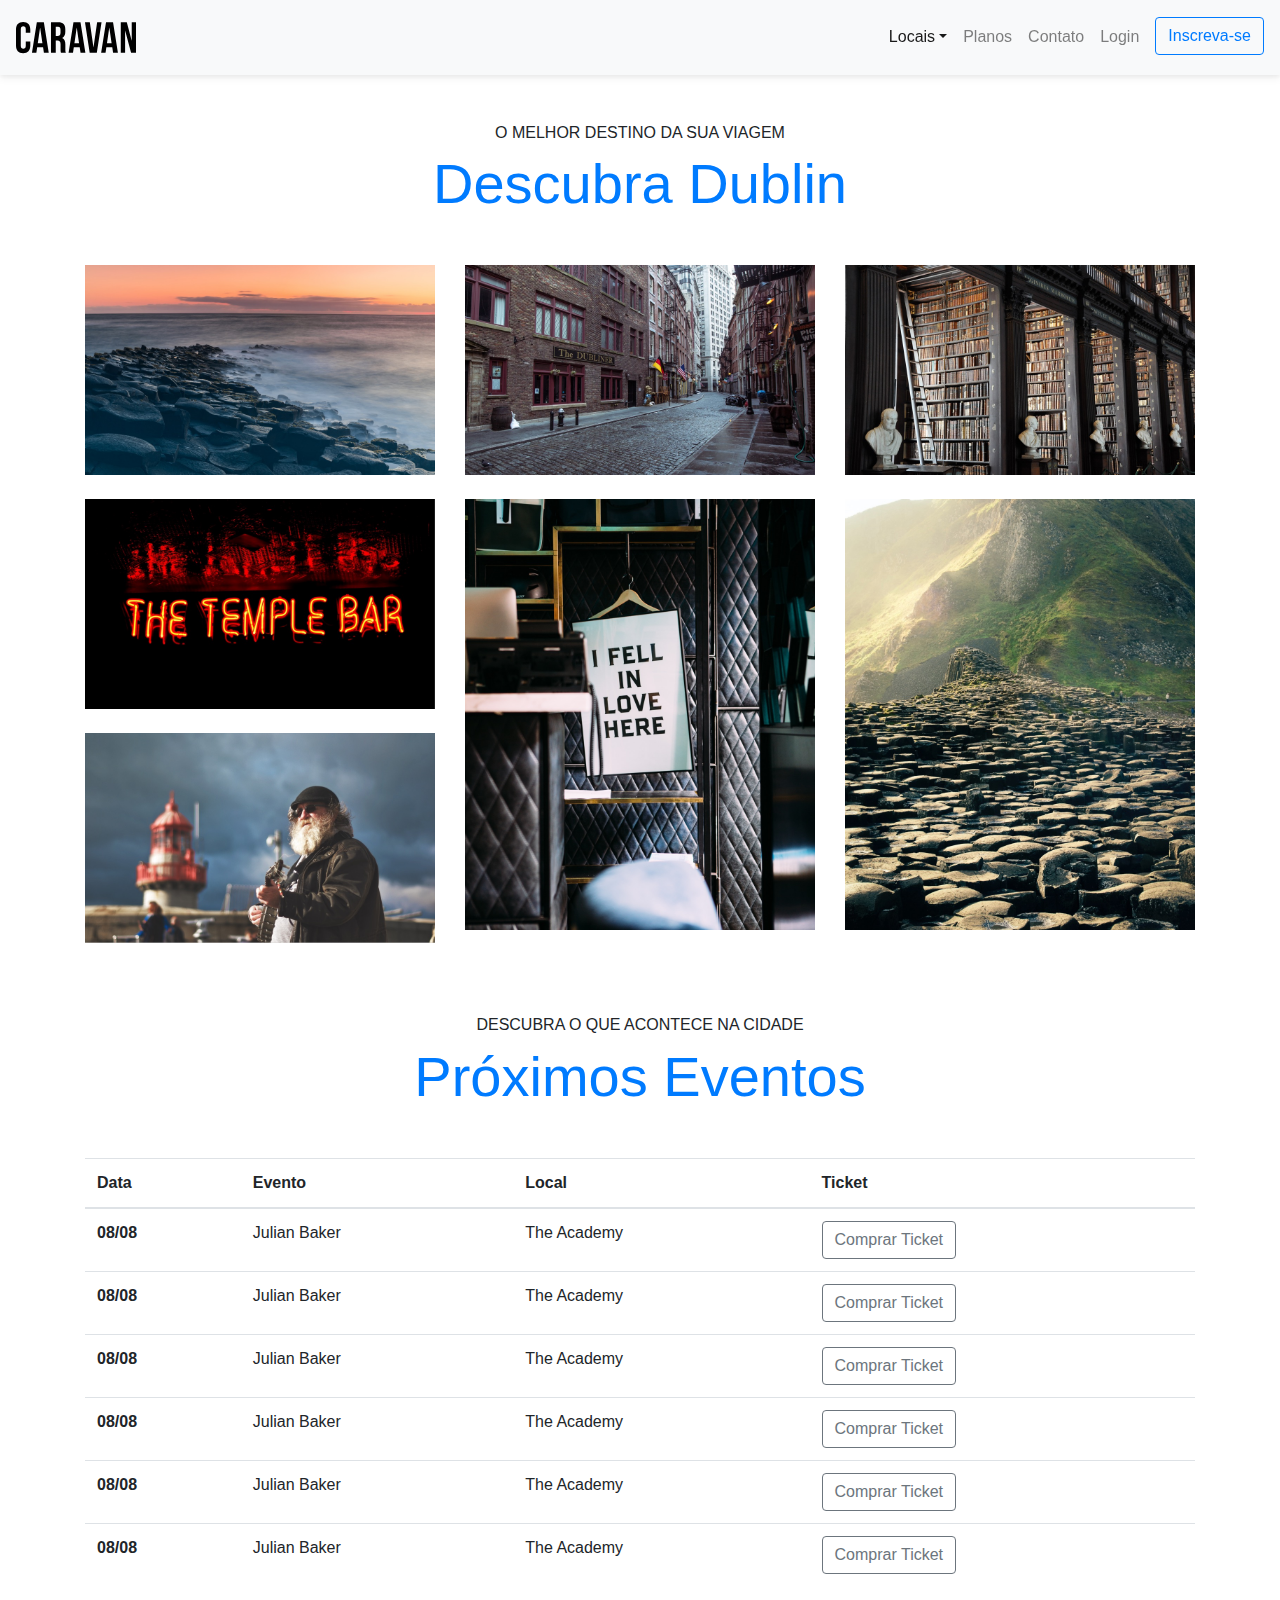
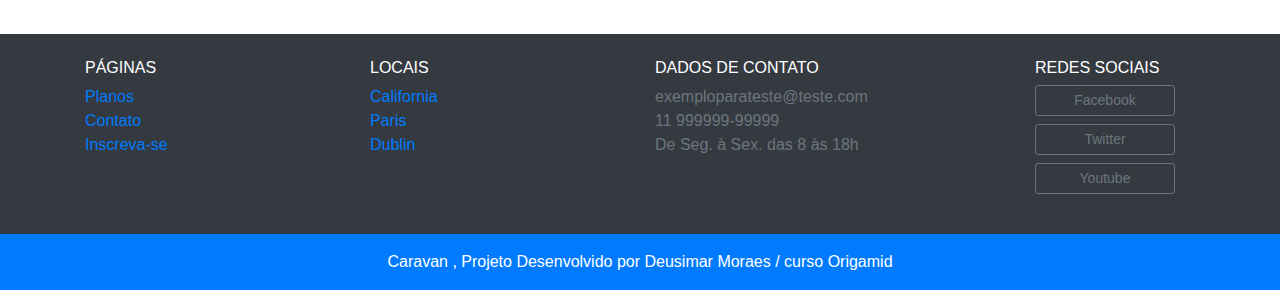
<file: local.html>
<!DOCTYPE html>
<html lang="pt-BR">

<head>
  <meta charset="UTF-8">
  <meta http-equiv="X-UA-Compatible" content="IE=edge">
  <meta name="viewport" content="width=device-width, initial-scale=1.0">
  <link rel="stylesheet" href="./assets/css/bootstrap-css/bootstrap.css">
  <link rel="stylesheet" href="./assets/css/style.css">
  <title>Caravan Local</title>
</head>

<body>
  <!-- MODAL -->

  <div class="modal fade" id="modalLogin" tabindex="-1" role="dialog" aria-labelledby="modalLoginTitulo" aria-hidden="true">
    <div class="modal-dialog" role="document">
      <div class="modal-content">
        <div class="modal-header">
          <h5 class="modal-title" id="modalLoginTitulo">Entre na sua Conta</h5>
          <button type="button" class="close" data-dismiss="modal" aria-label="Fechar">
            <span aria-hidden="true">&times;</span>
          </button>
        </div>
        <div class="modal-body">
          <form>
            <div class="form-group">
              <label for="loginEmail">Email</label>
              <input type="email" class="form-control" id="loginEmail">
            </div>
            <div class="form-group">
              <label for="loginSenha">Senha</label>
              <input type="password" class="form-control" id="loginSenha">
            </div>
            <button type="submit" class="btn btn-primary">Entrar na Conta</button>
            <small class="form-text text-muted">Esqueceu a Senha ? <a href="#">Clique aqui.</a></small>
          </form>
        </div>
      </div>
    </div>
  </div>
  <!-- FECHA MODAL -->

  <nav class="navbar navbar-expand-md navbar-light bg-light fixed-top py-3 box-shadow">
    <a href="index.html" class="navbar-brand">
      <img src="./assets/img/caravan.svg" alt="Caravan">
    </a>
    <button class="navbar-toggler" type="button" data-toggle="collapse" data-target="#conteudoNavbarSuportado" aria-controls="conteudoNavbarSuportado" aria-expanded="false" aria-label="Abrir navegação">
      <span class="navbar-toggler-icon"></span>
    </button>
    <div class="collapse navbar-collapse" id="conteudoNavbarSuportado">
      <ul class="navbar-nav ml-auto">
        <li class="nav-item dropdown">
          <a href="#" class="nav-link dropdown-toggle active " id="navbarDropdown" role="button" data-toggle="dropdown" aria-haspopup="true" aria-expanded="false">Locais</a>
          <div class="dropdown-menu" area-labelledby="navbarDropdown">
            <a class="dropdown-item" href="local.html">California</a>
            <a class="dropdown-item" href="local.html">Paris</a>
            <a class="dropdown-item" href="local.html">Dublin</a>
          </div>
        </li>
        <!-- <li class="nav-item">
          <a href="planos.html" class="nav-link">Planos</a>
        </li>
        <li class="nav-item">
          <a href="contato.html" class="nav-link">Contato</a>
        </li>
        <li class="nav-item">
          <a href="#" class="nav-link" data-toggle="modal" data-target="#modalLogin">Login</a>
        </li>
        <li class="nav-item">
          <a href="inscricao" class=" btn btn-outline-primary ml-md-2">Inscreva-se</a>
        </li> -->
        <li class="nav-item">
          <a class="nav-link" href="planos.html">Planos</a>
        </li>
        <li class="nav-item">
          <a class="nav-link" href="contato.html">Contato</a>
        </li>
        <li class="nav-item">
          <a class="nav-link" href="#" data-toggle="modal" data-target="#modalLogin">Login</a>
        </li>
        <li class="nav-item">
          <a class="btn btn-outline-primary ml-md-2" href="inscricao.html">Inscreva-se</a>
        </li>
      </ul>
    </div>
  </nav>



  <section class="container">
    <div class="my-5 text-center">
      <span class="h6 d-block">O MELHOR DESTINO DA SUA VIAGEM</span>
      <h1 class="display-4 text-primary">Descubra Dublin</h1>
    </div>
    <div class="row">
      <div class="col-md">
        <img src="./assets/img/local/foto-1.jpg" class="img-fluid mb-4" alt="foto1">
        <img src="./assets/img/local/foto-2.jpg" class="img-fluid mb-4" alt="foto2">
        <img src="./assets/img/local/foto-3.jpg" class="img-fluid mb-4" alt="foto3">
      </div>

      <div class="col-md">
        <img src="./assets/img/local/foto-4.jpg" class="img-fluid mb-4" alt="foto4">
        <img src="./assets/img/local/foto-5.jpg" class="img-fluid mb-4" alt="foto5">
      </div>

      <div class="col-md">
        <img src="./assets/img/local/foto-6.jpg" class="img-fluid mb-4" alt="foto6">
        <img src="./assets/img/local/foto-7.jpg" class="img-fluid mb-4" alt="foto7">
      </div>
    </div>
  </section>
  <section class="container">
    <div class="my-5 text-center">
      <span class="h6 d-block">DESCUBRA O QUE ACONTECE NA CIDADE</span>
      <h1 class="display-4 text-primary">Próximos Eventos</h1>
    </div>
    <table class="table table-hover table-responsive-md">
      <thead>
        <tr>
          <th scope="col">Data</th>
          <th scope="col">Evento</th>
          <th scope="col">Local</th>
          <th scope="col">Ticket</th>
        </tr>
      </thead>
      <tbody>
        <tr>
          <th scope="row">08/08</th>
          <td>Julian Baker</td>
          <td>The Academy</td>
          <td><a href="#" class="btn btn-outline-secondary btn-ms">Comprar Ticket</a></td>
        </tr>
        <tr>
          <th scope="row">08/08</th>
          <td>Julian Baker</td>
          <td>The Academy</td>
          <td><a href="#" class="btn btn-outline-secondary btn-ms">Comprar Ticket</a></td>
        </tr>
        <tr>
          <th scope="row">08/08</th>
          <td>Julian Baker</td>
          <td>The Academy</td>
          <td><a href="#" class="btn btn-outline-secondary btn-ms">Comprar Ticket</a></td>
        </tr>
        <tr>
          <th scope="row">08/08</th>
          <td>Julian Baker</td>
          <td>The Academy</td>
          <td><a href="#" class="btn btn-outline-secondary btn-ms">Comprar Ticket</a></td>
        </tr>
        <tr>
          <th scope="row">08/08</th>
          <td>Julian Baker</td>
          <td>The Academy</td>
          <td><a href="#" class="btn btn-outline-secondary btn-ms">Comprar Ticket</a></td>
        </tr>
        <tr>
          <th scope="row">08/08</th>
          <td>Julian Baker</td>
          <td>The Academy</td>
          <td><a href="#" class="btn btn-outline-secondary btn-ms">Comprar Ticket</a></td>
        </tr>
      </tbody>
    </table>
  </section>


















  <footer class="bg-dark text-white mt-5">
    <div class="container py-4">
      <div class="row">
        <div class="col-md-3 col-6">
          <h4 class="h6">PÁGINAS</h4>
          <ul class="list-unstyled">
            <li><a href="planos.html">Planos</a></li>
            <li><a href="contato.html">Contato</a></li>
            <li><a href="inscricao.html">Inscreva-se</a></li>
          </ul>
        </div>
        <div class="col-md-3 col-6">
          <h4 class="h6">LOCAIS</h4>
          <ul class="list-unstyled">
            <li><a href="local.html">California</a></li>
            <li><a href="local.html">Paris</a></li>
            <li><a href="local.html">Dublin</a></li>
          </ul>
        </div>
        <div class="col-md-4 ">
          <h4 class="h6">DADOS DE CONTATO</h4>
          <ul class="list-unstyled text-secondary">
            <li>exemploparateste@teste.com</li>
            <li>11 999999-99999</li>
            <li>De Seg. à Sex. das 8 às 18h</li>
          </ul>
        </div>
        <div class="col-md-2 col-6">
          <h4 class="h6">REDES SOCIAIS</h4>
          <ul class="list-unstyled">
            <li>
              <a class="btn btn-outline-secondary btn-style btn-sm btn-block mb-2" href="#">Facebook</a>
            </li>
            <li>
              <a class="btn btn-outline-secondary btn-block btn-style btn-sm mb-2" href="#">Twitter</a>
            </li>
            <li>
              <a class="btn btn-outline-secondary btn-block btn-style btn-sm  mb-2" href="#">Youtube</a>
            </li>
          </ul>
        </div>
      </div>
    </div>
    <div class="bg-primary text-center py-3">
      <p class="mb-0">Caravan , Projeto Desenvolvido por Deusimar Moraes / curso Origamid</p>
    </div>
  </footer>





















































































  <script src="./assets/js/jquery-3.3.1.slim.min.js"></script>
  <script src="./assets/js/popper.min.js"></script>
  <script type="text/javascript" src="./assets/js/bootstrap-js/bootstrap.js"></script>
</body>

</html>
</file>
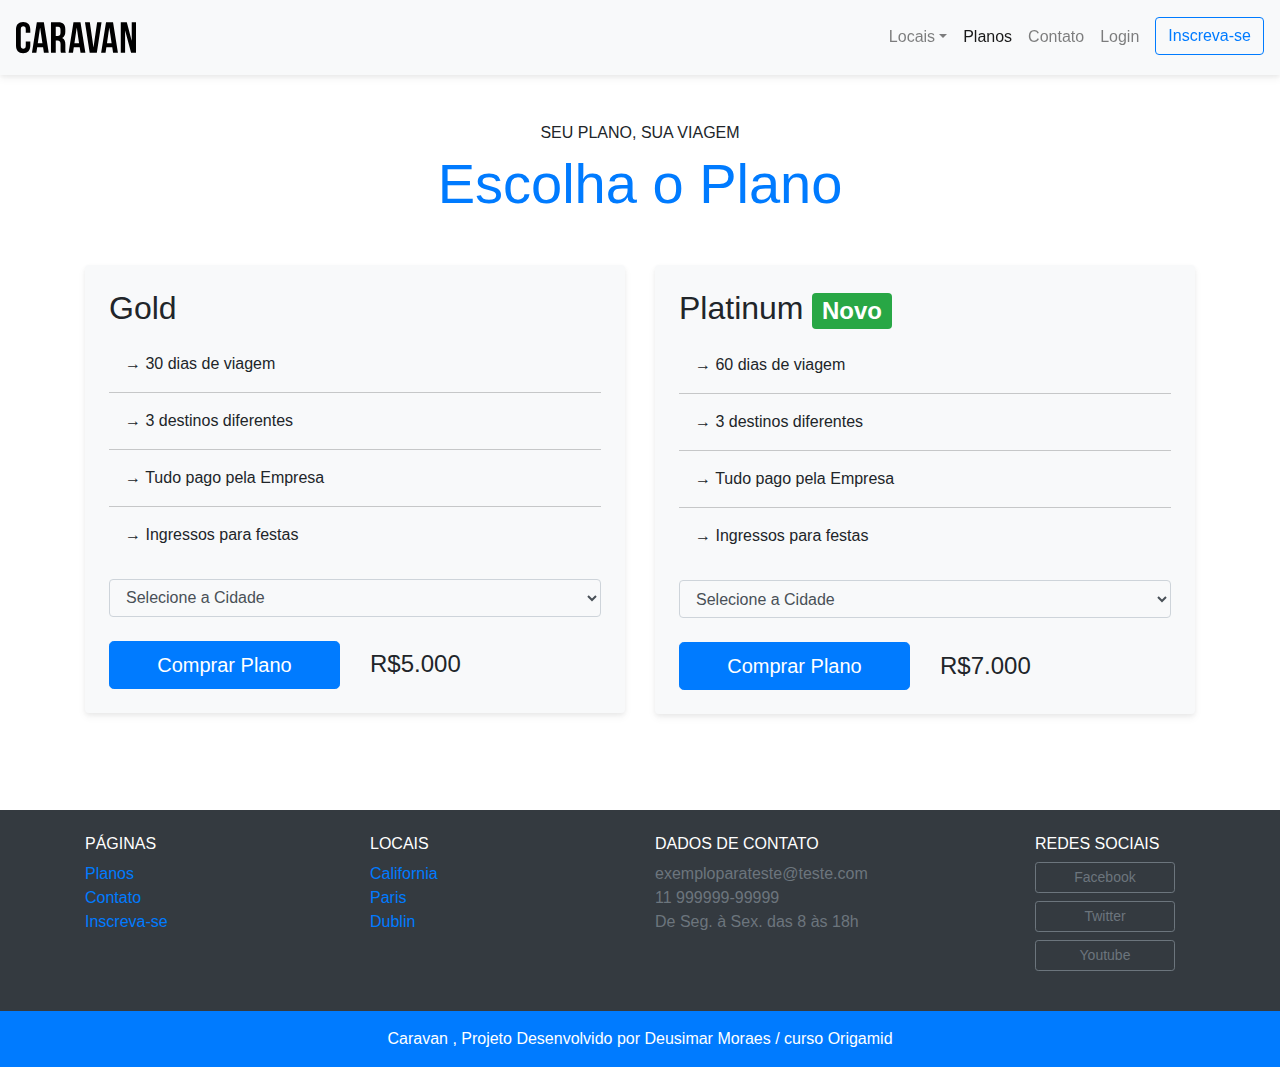
<file: planos.html>
<!DOCTYPE html>
<html lang="pt-BR">

<head>
  <meta charset="UTF-8">
  <meta http-equiv="X-UA-Compatible" content="IE=edge">
  <meta name="viewport" content="width=device-width, initial-scale=1.0">
  <link rel="stylesheet" href="./assets/css/bootstrap-css/bootstrap.css">
  <link rel="stylesheet" href="./assets/css/style.css">
  <title>Caravan Planos</title>
</head>

<body>
  <!-- MODAL -->

  <div class="modal fade" id="modalLogin" tabindex="-1" role="dialog" aria-labelledby="modalLoginTitulo" aria-hidden="true">
    <div class="modal-dialog" role="document">
      <div class="modal-content">
        <div class="modal-header">
          <h5 class="modal-title" id="modalLoginTitulo">Entre na sua Conta</h5>
          <button type="button" class="close" data-dismiss="modal" aria-label="Fechar">
            <span aria-hidden="true">&times;</span>
          </button>
        </div>
        <div class="modal-body">
          <form>
            <div class="form-group">
              <label for="loginEmail">Email</label>
              <input type="email" class="form-control" id="loginEmail">
            </div>
            <div class="form-group">
              <label for="loginSenha">Senha</label>
              <input type="password" class="form-control" id="loginSenha">
            </div>
            <button type="submit" class="btn btn-primary">Entrar na Conta</button>
            <small class="form-text text-muted">Esqueceu a Senha ? <a href="#">Clique aqui.</a></small>
          </form>
        </div>
      </div>
    </div>
  </div>
  <!-- FECHA MODAL -->

  <nav class="navbar navbar-expand-md navbar-light bg-light fixed-top py-3 box-shadow">
    <a href="index.html" class="navbar-brand">
      <img src="./assets/img/caravan.svg" alt="Caravan">
    </a>
    <button class="navbar-toggler" type="button" data-toggle="collapse" data-target="#conteudoNavbarSuportado" aria-controls="conteudoNavbarSuportado" aria-expanded="false" aria-label="Abrir navegação">
      <span class="navbar-toggler-icon"></span>
    </button>
    <div class="collapse navbar-collapse" id="conteudoNavbarSuportado">
      <ul class="navbar-nav ml-auto">
        <li class="nav-item dropdown">
          <a href="#" class="nav-link dropdown-toggle" id="navbarDropdown" role="button" data-toggle="dropdown" aria-haspopup="true" aria-expanded="false">Locais</a>
          <div class="dropdown-menu" area-labelledby="navbarDropdown">
            <a class="dropdown-item" href="local.html">California</a>
            <a class="dropdown-item" href="local.html">Paris</a>
            <a class="dropdown-item" href="local.html">Dublin</a>
          </div>
        </li>
        <li class="nav-item">
          <a href="planos.html" class="nav-link active">Planos</a>
        </li>
        <li class="nav-item">
          <a href="contato.html" class="nav-link">Contato</a>
        </li>
        <li class="nav-item">
          <a href="#" class="nav-link" data-toggle="modal" data-target="#modalLogin">Login</a>
        </li>
        <li class="nav-item">
          <a href="inscricao" class=" btn btn-outline-primary ml-md-2">Inscreva-se</a>
        </li>
      </ul>
    </div>
  </nav>



  <section class="container">
    <div class="my-5 text-center">
      <span class="h6 d-block">SEU PLANO, SUA VIAGEM</span>
      <h1 class="display-4 text-primary">Escolha o Plano</h1>
    </div>
    <div class="row">
      <div class="col-md mb-5">
        <div class="bg-light rounded p-4 box-shadow">
          <h2>Gold</h2>
          <ul class="list-unstyled lista-plano">
            <li data-toggle="tooltip" data-placement="top" title="30 dias totais durante a viagem">→ 30 dias de viagem</li>
            <li data-toggle="tooltip" data-placement="top" title="California , Pais , Dublin">→ 3 destinos diferentes</li>
            <li data-toggle="tooltip" data-placement="top" title="Caravan">→ Tudo pago pela Empresa</li>
            <li data-toggle="tooltip" data-placement="top" title="Tudo Incluso">→ Ingressos para festas</li>
          </ul>
          <form>
            <div class="form-group">
              <select class="form-control bg-light" id="inputCidades">
                <option>Selecione a Cidade</option>
                <option>California</option>
                <option>Paris</option>
                <option>Dublin</option>
              </select>
            </div>
          </form>
          <div class="row mt-4 align-items-center">
            <div class="col">
              <a href="inscricao.html" class="btn btn-primary btn-lg btn-block">Comprar Plano</a>
            </div>
            <div class="col">
              <span class="h4">R$5.000</span>
            </div>
          </div>
        </div>
      </div>
      <div class="col-md mb-5">
        <div class="bg-light rounded p-4 box-shadow">
          <h2>Platinum <span class="badge badge-success">Novo</span></h2>
          <ul class="list-unstyled lista-plano">
            <li data-toggle="tooltip" data-placement="top" title="60 dias totais durante a viagem">→ 60 dias de viagem</li>
            <li data-toggle="tooltip" data-placement="top" title="California,Paris,Dublin">→ 3 destinos diferentes</li>
            <li data-toggle="tooltip" data-placement="top" title="Caravan">→ Tudo pago pela Empresa</li>
            <li data-toggle="tooltip" data-placement="top" title="Tudo Incluso">→ Ingressos para festas</li>
          </ul>
          <form>
            <div class="form-group">
              <select class="form-control bg-light" id="inputCidades">
                <option>Selecione a Cidade</option>
                <option>California</option>
                <option>Paris</option>
                <option>Dublin</option>
              </select>
            </div>
          </form>
          <div class="row mt-4 align-items-center">
            <div class="col">
              <a href="inscricao.html" class="btn btn-primary btn-lg btn-block">Comprar Plano</a>
            </div>
            <div class="col">
              <span class="h4">R$7.000</span>
            </div>
          </div>
        </div>
      </div>
  </section>
  <footer class="bg-dark text-white mt-5">
    <div class="container py-4">
      <div class="row">
        <div class="col-md-3 col-6">
          <h4 class="h6">PÁGINAS</h4>
          <ul class="list-unstyled">
            <li><a href="planos.html">Planos</a></li>
            <li><a href="contato.html">Contato</a></li>
            <li><a href="inscricao.html">Inscreva-se</a></li>
          </ul>
        </div>
        <div class="col-md-3 col-6">
          <h4 class="h6">LOCAIS</h4>
          <ul class="list-unstyled">
            <li><a href="local.html">California</a></li>
            <li><a href="local.html">Paris</a></li>
            <li><a href="local.html">Dublin</a></li>
          </ul>
        </div>
        <div class="col-md-4 ">
          <h4 class="h6">DADOS DE CONTATO</h4>
          <ul class="list-unstyled text-secondary">
            <li>exemploparateste@teste.com</li>
            <li>11 999999-99999</li>
            <li>De Seg. à Sex. das 8 às 18h</li>
          </ul>
        </div>
        <div class="col-md-2 col-6">
          <h4 class="h6">REDES SOCIAIS</h4>
          <ul class="list-unstyled">
            <li>
              <a class="btn btn-outline-secondary btn-style btn-sm btn-block mb-2" href="#">Facebook</a>
            </li>
            <li>
              <a class="btn btn-outline-secondary btn-block btn-style btn-sm mb-2" href="#">Twitter</a>
            </li>
            <li>
              <a class="btn btn-outline-secondary btn-block btn-style btn-sm  mb-2" href="#">Youtube</a>
            </li>
          </ul>
        </div>
      </div>
    </div>
    <div class="bg-primary text-center py-3">
      <p class="mb-0">Caravan , Projeto Desenvolvido por Deusimar Moraes / curso Origamid</p>
    </div>
  </footer>





















































































  <script src="./assets/js/jquery-3.3.1.slim.min.js"></script>
  <script src="./assets/js/popper.min.js"></script>
  <script type="text/javascript" src="./assets/js/bootstrap-js/bootstrap.js"></script>
</body>

</html>
</file>
<file: assets/css/style.css>
body{
  padding-top: 75px;
}
.icone{
  height:  100px;
  justify-content: center;
}
.box-shadow{
  box-shadow: 0 2px 4px 0 rgba(0, 0, 0, .05),0 4px 8px 0 rgba(0, 0, 0, .05);
}

.home-quote{
  background: url('../img/bg-quote.jpg') center center;
  background-size: cover;

}
.duvidas{
  justify-content: center;
}


.btn-style{
  max-width: 140px;
}
.lista-plano li +li {
  border-top:  1px solid rgba(0, 0, 0, .2);
}
.lista-plano li{

padding: 1rem;
}















@media(max-width:767px){
  .home-quote .display-4{
    font-size: 2.5rem;
  }
  body{
    padding-top: 0px;
  }
  .fixed-top{
    position: relative;
  }
}
</file>
